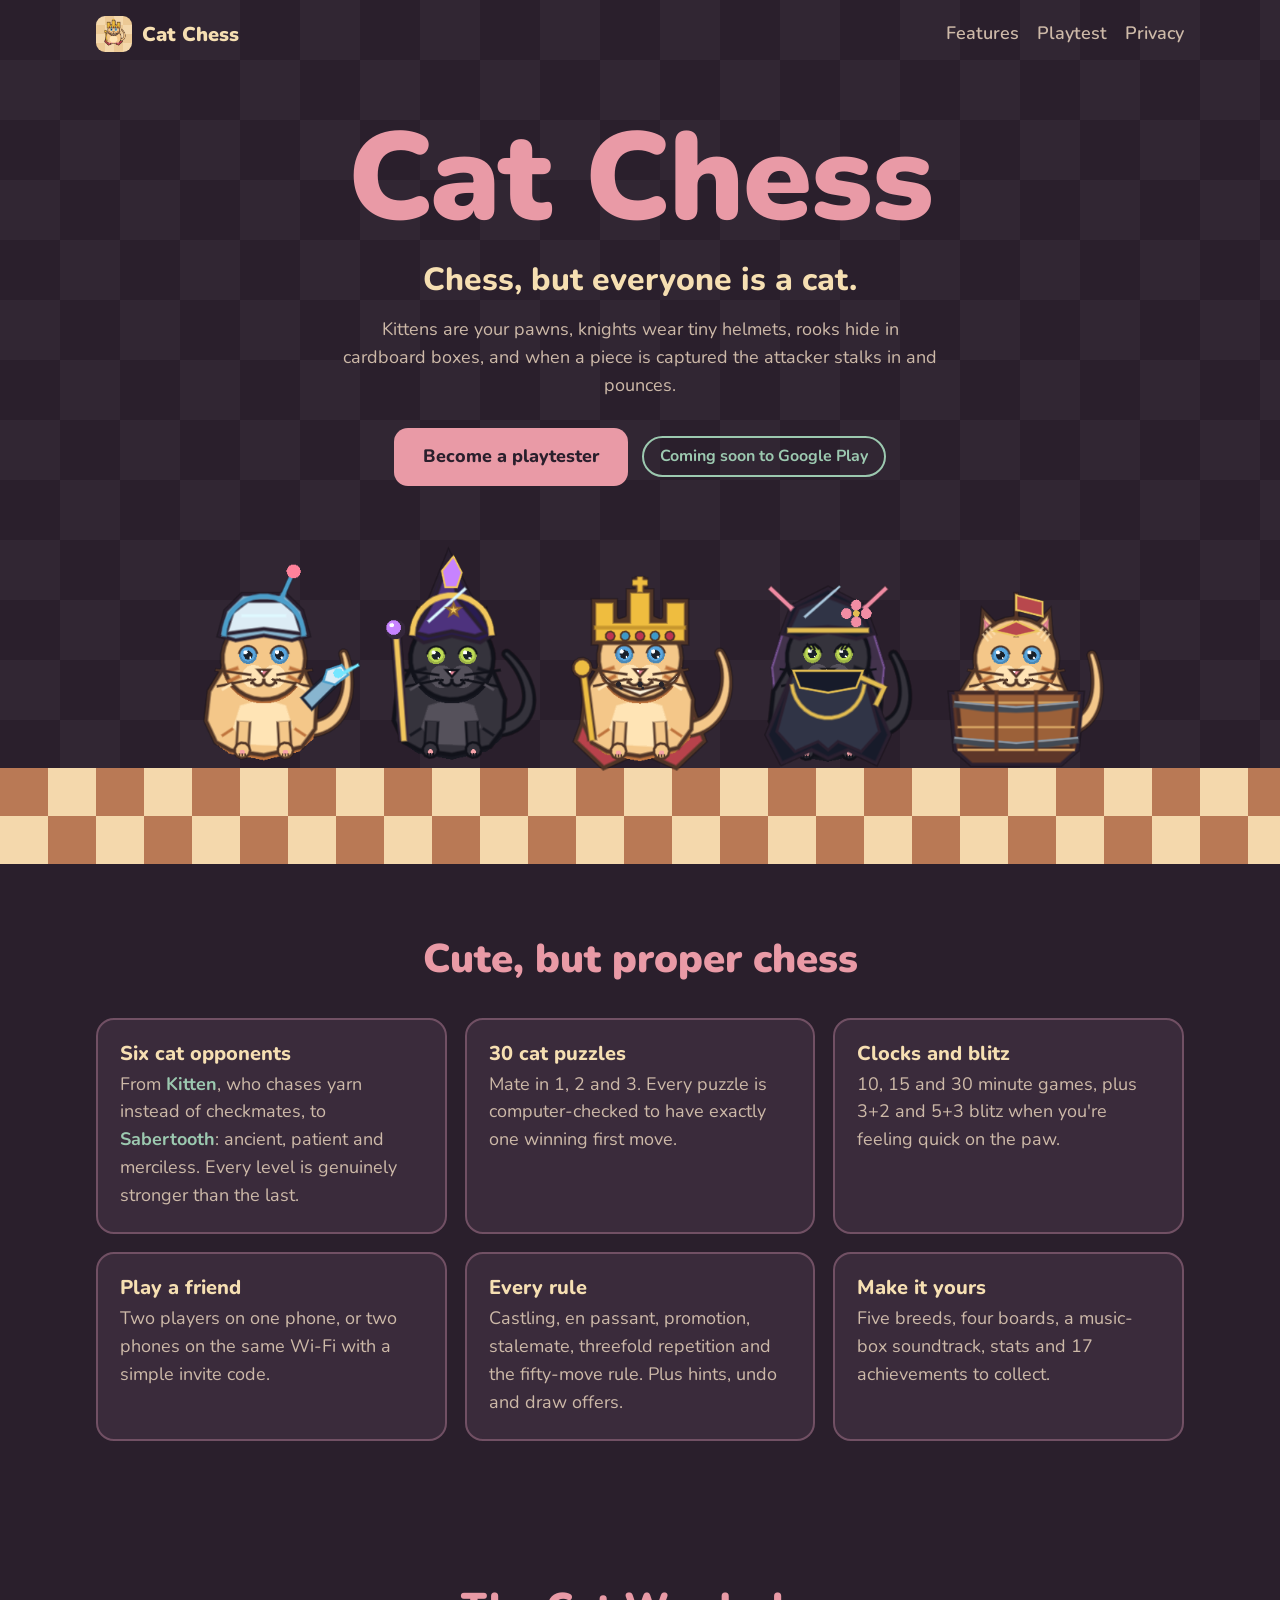
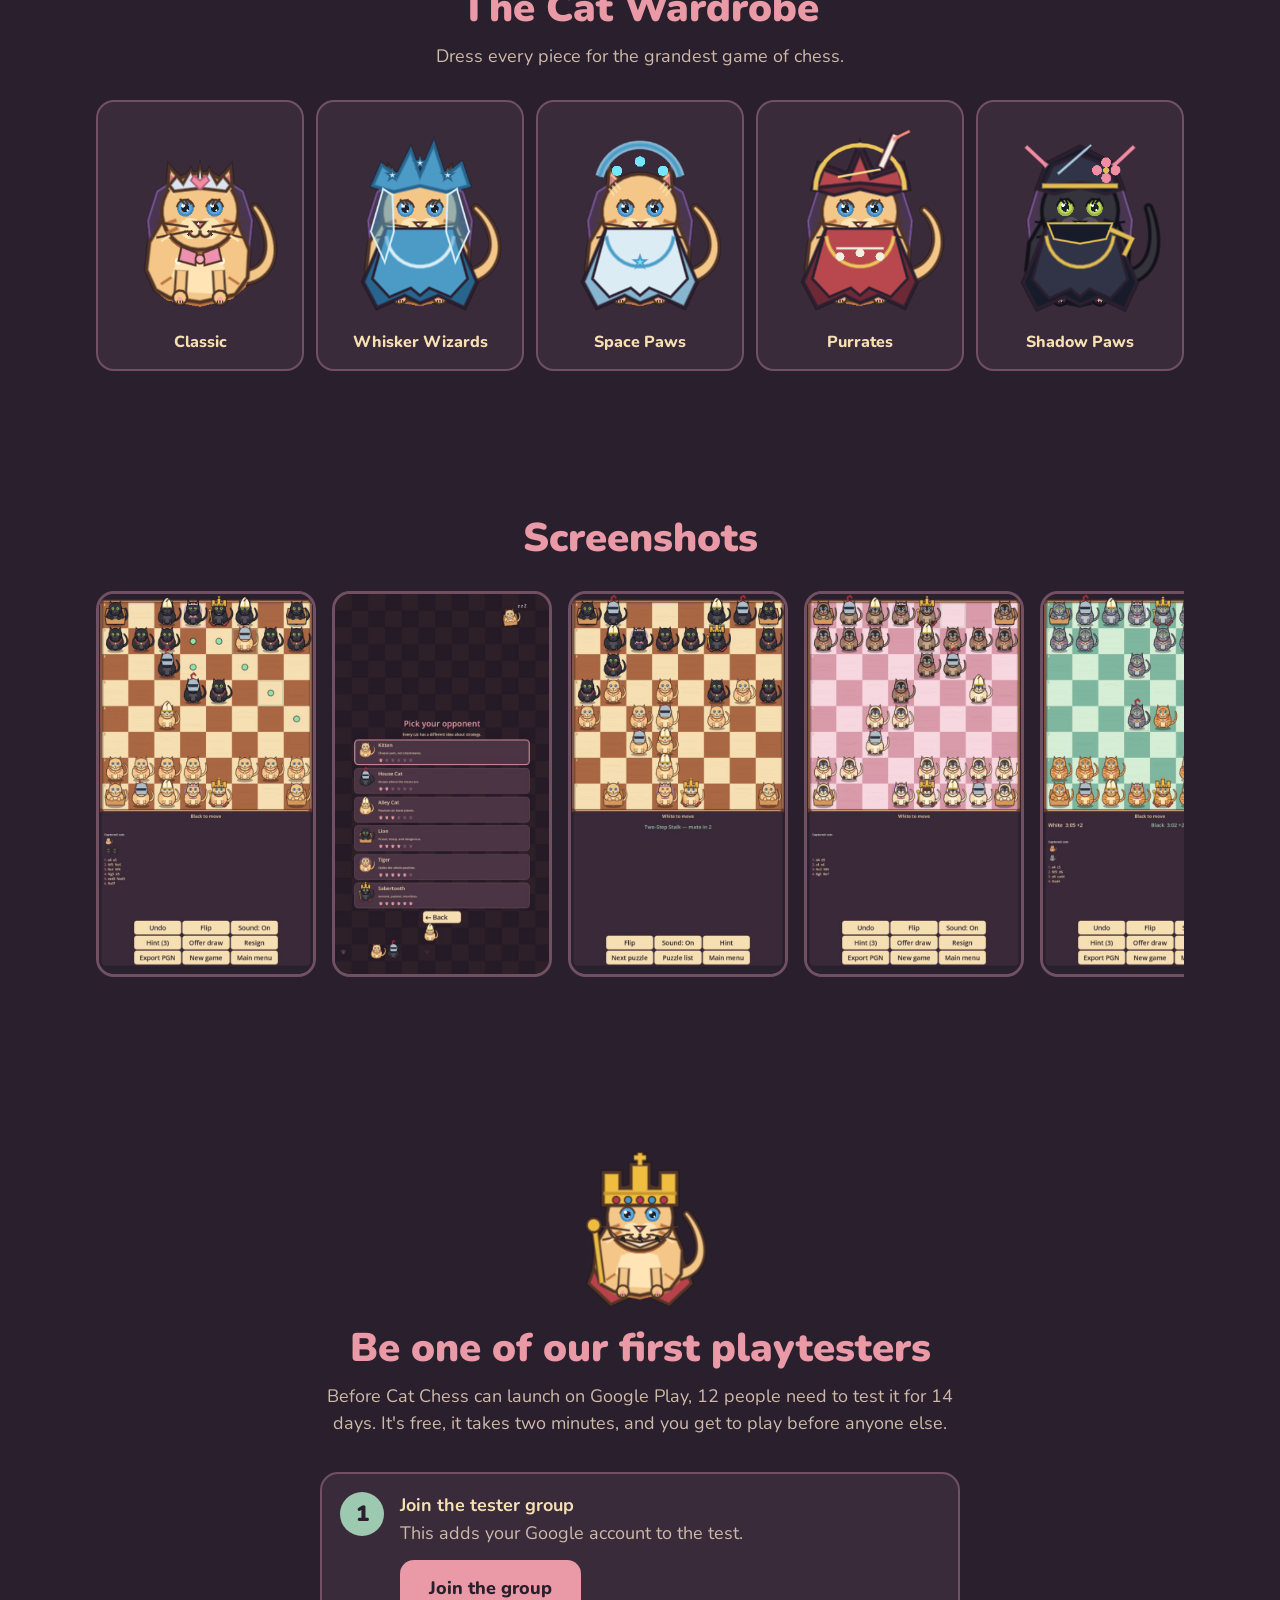
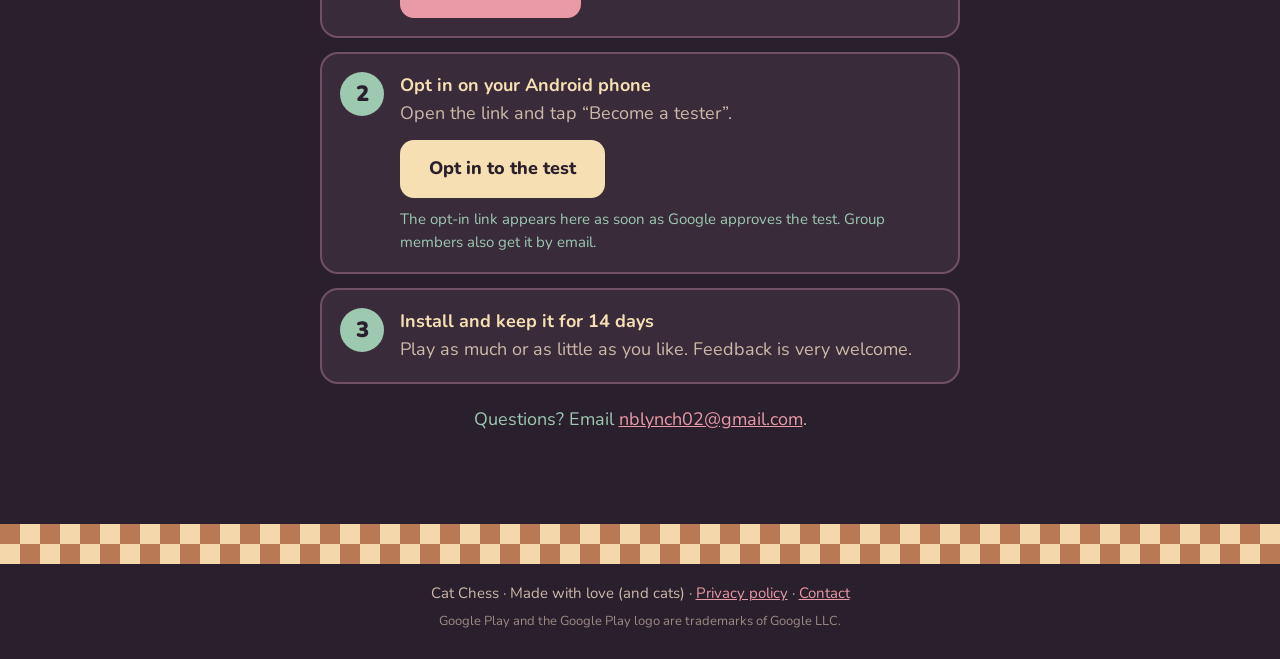
<file: index.html>
<!doctype html>
<html lang="en">
<head>
<meta charset="utf-8">
<meta name="viewport" content="width=device-width, initial-scale=1">
<title>Cat Chess — chess, but everyone is a cat</title>
<meta name="description" content="Cat Chess is a cosy chess game for Android where every piece is a cat. Six AI opponents, 30 puzzles, blitz clocks, cat costumes and Wi-Fi play with a friend.">
<meta property="og:title" content="Cat Chess">
<meta property="og:description" content="Chess, but everyone is a cat. Be one of the first playtesters!">
<meta property="og:image" content="img/og.png">
<meta property="og:type" content="website">
<link rel="icon" type="image/png" href="img/favicon.png">
<link rel="preconnect" href="https://fonts.googleapis.com">
<link rel="preconnect" href="https://fonts.gstatic.com" crossorigin>
<link href="https://fonts.googleapis.com/css2?family=Nunito:wght@400;600;800;900&display=swap" rel="stylesheet">
<link rel="stylesheet" href="style.css">
</head>
<body>
<header class="hero">
  <nav class="nav">
    <a class="brand" href="./"><img src="img/icon.png" alt="" width="36" height="36">Cat Chess</a>
    <div class="nav-links"><a href="#features">Features</a><a href="#playtest">Playtest</a><a href="privacy/">Privacy</a></div>
  </nav>
  <div class="hero-body">
    <h1>Cat Chess</h1>
    <p class="tagline">Chess, but everyone is a cat.</p>
    <p class="lede">Kittens are your pawns, knights wear tiny helmets, rooks hide in cardboard boxes, and when a piece is captured the attacker stalks in and pounces.</p>
    <div class="cta-row">
      <a class="btn primary" href="#playtest">Become a playtester</a>
      <span class="pill">Coming soon to Google Play</span>
    </div>
  </div>
  <div class="lineup"><img src="img/cats_row.png" alt="Five cats in costumes: an astronaut, a wizard, a king, a ninja and a pirate"></div>
  <div class="board-strip" aria-hidden="true"></div>
</header>

<main>
  <section id="features" class="features">
    <h2>Cute, but proper chess</h2>
    <div class="grid">
      <article class="card">
        <h3>Six cat opponents</h3>
        <p>From <b>Kitten</b>, who chases yarn instead of checkmates, to <b>Sabertooth</b>: ancient, patient and merciless. Every level is genuinely stronger than the last.</p>
      </article>
      <article class="card">
        <h3>30 cat puzzles</h3>
        <p>Mate in 1, 2 and 3. Every puzzle is computer-checked to have exactly one winning first move.</p>
      </article>
      <article class="card">
        <h3>Clocks and blitz</h3>
        <p>10, 15 and 30 minute games, plus 3+2 and 5+3 blitz when you're feeling quick on the paw.</p>
      </article>
      <article class="card">
        <h3>Play a friend</h3>
        <p>Two players on one phone, or two phones on the same Wi-Fi with a simple invite code.</p>
      </article>
      <article class="card">
        <h3>Every rule</h3>
        <p>Castling, en passant, promotion, stalemate, threefold repetition and the fifty-move rule. Plus hints, undo and draw offers.</p>
      </article>
      <article class="card">
        <h3>Make it yours</h3>
        <p>Five breeds, four boards, a music-box soundtrack, stats and 17 achievements to collect.</p>
      </article>
    </div>
  </section>

  <section class="wardrobe">
    <h2>The Cat Wardrobe</h2>
    <p class="section-lede">Dress every piece for the grandest game of chess.</p>
    <div class="costumes">
      <figure><img src="img/cat_classic.png" alt="Classic queen cat"><figcaption>Classic</figcaption></figure>
      <figure><img src="img/cat_wizard.png" alt="Wizard queen cat"><figcaption>Whisker Wizards</figcaption></figure>
      <figure><img src="img/cat_space.png" alt="Astronaut queen cat"><figcaption>Space Paws</figcaption></figure>
      <figure><img src="img/cat_pirate.png" alt="Pirate queen cat"><figcaption>Purrates</figcaption></figure>
      <figure><img src="img/cat_ninja.png" alt="Ninja queen cat"><figcaption>Shadow Paws</figcaption></figure>
    </div>
  </section>

  <section class="shots">
    <h2>Screenshots</h2>
    <div class="shot-row">
      <img src="img/02_game.jpg" alt="A game in progress with move dots showing" loading="lazy">
      <img src="img/03_opponents.jpg" alt="Choosing a cat opponent" loading="lazy">
      <img src="img/04_puzzle.jpg" alt="A cat chess puzzle" loading="lazy">
      <img src="img/05_siamese_sakura.jpg" alt="Siamese cats on the Sakura board" loading="lazy">
      <img src="img/06_blitz_tabby.jpg" alt="A blitz game with tabby cats" loading="lazy">
      <img src="img/01_home.jpg" alt="The Cat Chess home screen" loading="lazy">
    </div>
  </section>

  <section id="playtest" class="playtest">
    <img class="playtest-king" src="img/king.png" alt="">
    <h2>Be one of our first playtesters</h2>
    <p class="section-lede">Before Cat Chess can launch on Google Play, 12 people need to test it for 14 days. It's free, it takes two minutes, and you get to play before anyone else.</p>
    <ol class="steps">
      <li><span>1</span><div><b>Join the tester group</b><br>This adds your Google account to the test.<br><a class="btn primary step-btn" data-link="group" href="#">Join the group</a></div></li>
      <li><span>2</span><div><b>Opt in on your Android phone</b><br>Open the link and tap “Become a tester”.<br><a class="btn step-btn" data-link="optin" href="#">Opt in to the test</a><small class="optin-soon">The opt-in link appears here as soon as Google approves the test. Group members also get it by email.</small></div></li>
      <li><span>3</span><div><b>Install and keep it for 14 days</b><br>Play as much or as little as you like. Feedback is very welcome.</div></li>
    </ol>
    <p class="soon" hidden>Questions? Email <a href="mailto:nblynch02@gmail.com">nblynch02@gmail.com</a>.</p>
  </section>
</main>

<footer>
  <div class="board-strip small" aria-hidden="true"></div>
  <p>Cat Chess · Made with love (and cats) · <a href="privacy/">Privacy policy</a> · <a href="mailto:nblynch02@gmail.com">Contact</a></p>
  <p class="fine">Google Play and the Google Play logo are trademarks of Google LLC.</p>
</footer>

<script>
  // Fill these in when the links exist; empty links show the "coming soon" note instead.
  const LINKS = {
    group: "https://groups.google.com/g/cat-chess-testers",
    optin: ""
  };
  document.querySelectorAll("[data-link]").forEach((a) => {
    const url = LINKS[a.dataset.link];
    if (url) { a.href = url; a.target = "_blank"; a.rel = "noopener"; }
    else { a.hidden = true; }
  });
  document.querySelectorAll(".optin-soon").forEach((el) => { el.hidden = Boolean(LINKS.optin); });
  document.querySelector(".soon").hidden = false;
</script>
</body>
</html>
</file>
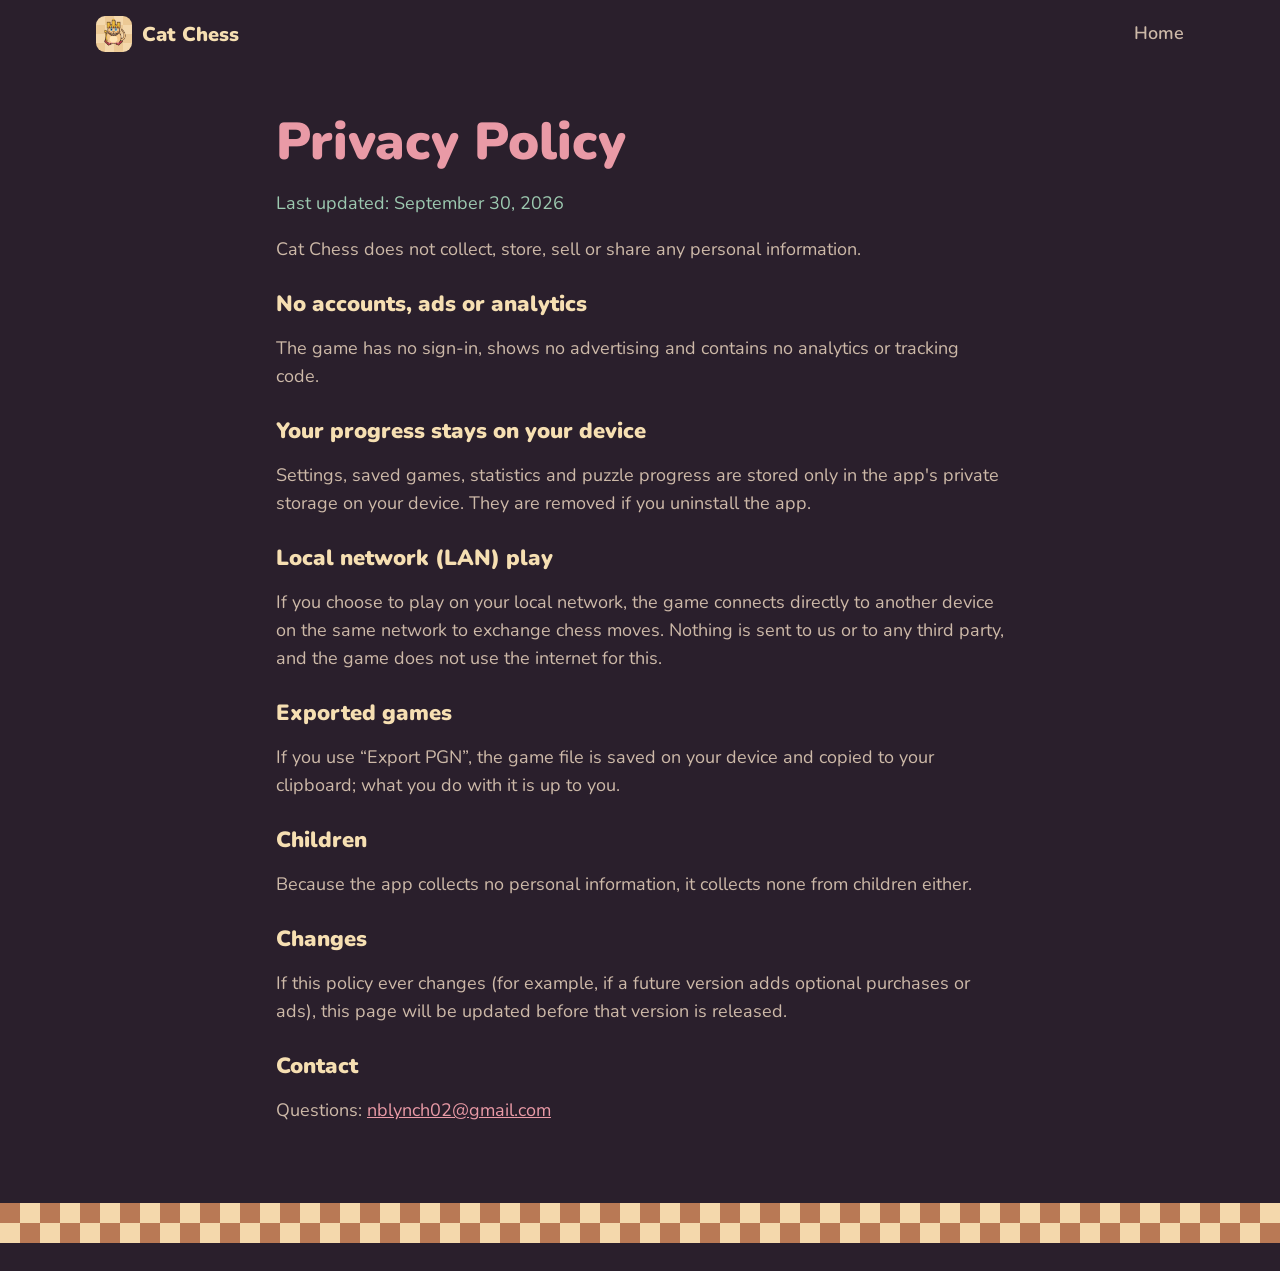
<file: privacy/index.html>
<!doctype html>
<html lang="en">
<head>
<meta charset="utf-8">
<meta name="viewport" content="width=device-width, initial-scale=1">
<title>Cat Chess — Privacy Policy</title>
<link rel="icon" type="image/png" href="../img/favicon.png">
<link rel="preconnect" href="https://fonts.googleapis.com">
<link rel="preconnect" href="https://fonts.gstatic.com" crossorigin>
<link href="https://fonts.googleapis.com/css2?family=Nunito:wght@400;600;800;900&display=swap" rel="stylesheet">
<link rel="stylesheet" href="../style.css">
</head>
<body>
<nav class="nav">
  <a class="brand" href="../"><img src="../img/icon.png" alt="" width="36" height="36">Cat Chess</a>
  <div class="nav-links"><a href="../">Home</a></div>
</nav>
<main class="doc">
  <h1>Privacy Policy</h1>
  <p class="updated">Last updated: September 30, 2026</p>

  <p>Cat Chess does not collect, store, sell or share any personal information.</p>

  <h2>No accounts, ads or analytics</h2>
  <p>The game has no sign-in, shows no advertising and contains no analytics or tracking code.</p>

  <h2>Your progress stays on your device</h2>
  <p>Settings, saved games, statistics and puzzle progress are stored only in the app's private storage on your device. They are removed if you uninstall the app.</p>

  <h2>Local network (LAN) play</h2>
  <p>If you choose to play on your local network, the game connects directly to another device on the same network to exchange chess moves. Nothing is sent to us or to any third party, and the game does not use the internet for this.</p>

  <h2>Exported games</h2>
  <p>If you use “Export PGN”, the game file is saved on your device and copied to your clipboard; what you do with it is up to you.</p>

  <h2>Children</h2>
  <p>Because the app collects no personal information, it collects none from children either.</p>

  <h2>Changes</h2>
  <p>If this policy ever changes (for example, if a future version adds optional purchases or ads), this page will be updated before that version is released.</p>

  <h2>Contact</h2>
  <p>Questions: <a href="mailto:nblynch02@gmail.com">nblynch02@gmail.com</a></p>
</main>
<footer><div class="board-strip small" aria-hidden="true"></div></footer>
</body>
</html>
</file>
<file: style.css>
:root {
  --bg: #2a1f2c;
  --panel: #3a2b3b;
  --panel-edge: #715064;
  --pink: #e99aa6;
  --cream: #f6dfb2;
  --mint: #9cc9b0;
  --light: #f4d8ac;
  --dark: #b97955;
  --text: #f3e6d4;
  --muted: #cdb9a8;
}

* { box-sizing: border-box; }
html { scroll-behavior: smooth; }
body {
  margin: 0;
  background: var(--bg);
  color: var(--text);
  font-family: "Nunito", system-ui, sans-serif;
  font-size: 18px;
  line-height: 1.55;
  overflow-x: hidden;
}
img { max-width: 100%; display: block; }
a { color: var(--pink); }
h1, h2, h3 { line-height: 1.15; margin: 0; }
h2 { font-size: clamp(28px, 5vw, 40px); color: var(--pink); font-weight: 900; text-align: center; }
h3 { font-size: 20px; color: var(--cream); font-weight: 800; margin-bottom: 6px; }
section { padding: 72px 16px; max-width: 1120px; margin: 0 auto; }
.section-lede { text-align: center; color: var(--muted); max-width: 640px; margin: 12px auto 0; }

/* Hero */
.hero {
  position: relative;
  background:
    repeating-conic-gradient(rgba(255,255,255,0.03) 0 25%, transparent 0 50%) 0 0 / 120px 120px,
    var(--bg);
  text-align: center;
}
.nav {
  display: flex; justify-content: space-between; align-items: center; gap: 12px;
  max-width: 1120px; margin: 0 auto; padding: 16px;
}
.brand { display: flex; align-items: center; gap: 10px; color: var(--cream); font-weight: 900; font-size: 20px; text-decoration: none; }
.brand img { border-radius: 9px; }
.nav-links { display: flex; gap: 18px; }
.nav-links a { color: var(--muted); text-decoration: none; font-weight: 600; }
.nav-links a:hover { color: var(--pink); }
.hero-body { padding: 40px 16px 8px; max-width: 760px; margin: 0 auto; }
.hero h1 { font-size: clamp(56px, 13vw, 124px); color: var(--pink); font-weight: 900; letter-spacing: -1px; }
.tagline { font-size: clamp(22px, 4vw, 32px); color: var(--cream); font-weight: 800; margin: 4px 0 12px; }
.lede { color: var(--muted); margin: 0 auto 28px; max-width: 600px; }
.cta-row { display: flex; gap: 14px; justify-content: center; align-items: center; flex-wrap: wrap; }
.pill { color: var(--mint); border: 2px solid var(--mint); border-radius: 999px; padding: 6px 16px; font-weight: 700; font-size: 16px; }
.lineup { max-width: 980px; margin: 36px auto -18px; padding: 0 16px; position: relative; z-index: 1; }
.board-strip {
  height: 96px;
  background: repeating-conic-gradient(var(--light) 0 25%, var(--dark) 0 50%) 0 0 / 96px 96px;
}
.board-strip.small { height: 40px; background-size: 40px 40px; }

/* Buttons */
.btn {
  display: inline-block; text-decoration: none; font-weight: 800;
  padding: 12px 26px; border-radius: 14px;
  background: var(--cream); color: var(--bg);
  border: 3px solid transparent; transition: transform .12s ease, box-shadow .12s ease;
}
.btn.primary { background: var(--pink); }
.btn:hover { transform: translateY(-2px); box-shadow: 0 6px 0 rgba(0,0,0,0.25); }
.btn.disabled { opacity: 0.45; pointer-events: none; }

/* Features */
.grid { display: grid; grid-template-columns: repeat(auto-fit, minmax(260px, 1fr)); gap: 18px; margin-top: 36px; }
.card { background: var(--panel); border: 2px solid var(--panel-edge); border-radius: 18px; padding: 22px; }
.card p { margin: 0; color: var(--muted); }
.card b { color: var(--mint); }

/* Wardrobe */
.costumes { display: grid; grid-template-columns: repeat(5, 1fr); gap: 12px; margin-top: 30px; }
.costumes figure { margin: 0; background: var(--panel); border: 2px solid var(--panel-edge); border-radius: 18px; padding: 10px 6px 14px; text-align: center; }
.costumes figcaption { color: var(--cream); font-weight: 800; font-size: 16px; }

/* Screenshots */
.shot-row { display: flex; gap: 16px; overflow-x: auto; scrollbar-color: var(--panel-edge) transparent; padding: 30px 4px 12px; scroll-snap-type: x mandatory; }
.shot-row img { width: 220px; flex: 0 0 auto; border-radius: 18px; border: 3px solid var(--panel-edge); scroll-snap-align: start; }

/* Playtest */
.playtest { text-align: center; }
.playtest-king { width: 150px; margin: 0 auto 6px; }
.steps { list-style: none; padding: 0; margin: 34px auto 0; max-width: 640px; display: grid; gap: 14px; text-align: left; }
.steps li { display: flex; gap: 16px; background: var(--panel); border: 2px solid var(--panel-edge); border-radius: 18px; padding: 18px; }
.steps li > span {
  flex: 0 0 44px; height: 44px; border-radius: 50%; background: var(--mint); color: var(--bg);
  display: grid; place-items: center; font-weight: 900; font-size: 22px;
}
.steps b { color: var(--cream); }
.steps div { color: var(--muted); }
.step-btn { margin-top: 12px; }
.soon { margin-top: 22px; color: var(--mint); }
.optin-soon { display: block; margin-top: 10px; color: var(--mint); font-size: 15px; }

/* Footer */
footer { text-align: center; color: var(--muted); font-size: 15px; padding-bottom: 28px; }
footer p { margin: 18px 16px 0; }
footer .fine { font-size: 13px; opacity: 0.7; margin-top: 6px; }

/* Privacy page */
.doc { max-width: 760px; margin: 0 auto; padding: 24px 16px 60px; }
.doc h1 { color: var(--pink); font-size: clamp(34px, 7vw, 52px); font-weight: 900; margin: 20px 0 6px; }
.doc h2 { text-align: left; font-size: 22px; color: var(--cream); margin: 28px 0 6px; }
.doc p, .doc li { color: var(--muted); }
.doc .updated { color: var(--mint); }

@media (max-width: 720px) {
  body { font-size: 17px; }
  section { padding: 56px 16px; }
  .nav-links { gap: 12px; font-size: 15px; }
  .costumes { grid-template-columns: repeat(2, 1fr); }
  .costumes figure:last-child { grid-column: span 2; max-width: 50%; justify-self: center; }
  .board-strip { height: 64px; background-size: 64px 64px; }
  .shot-row img { width: 180px; }
}
@media (max-width: 420px) {
  .nav-links a:not([href="privacy/"]) { display: none; }
}
</file>
